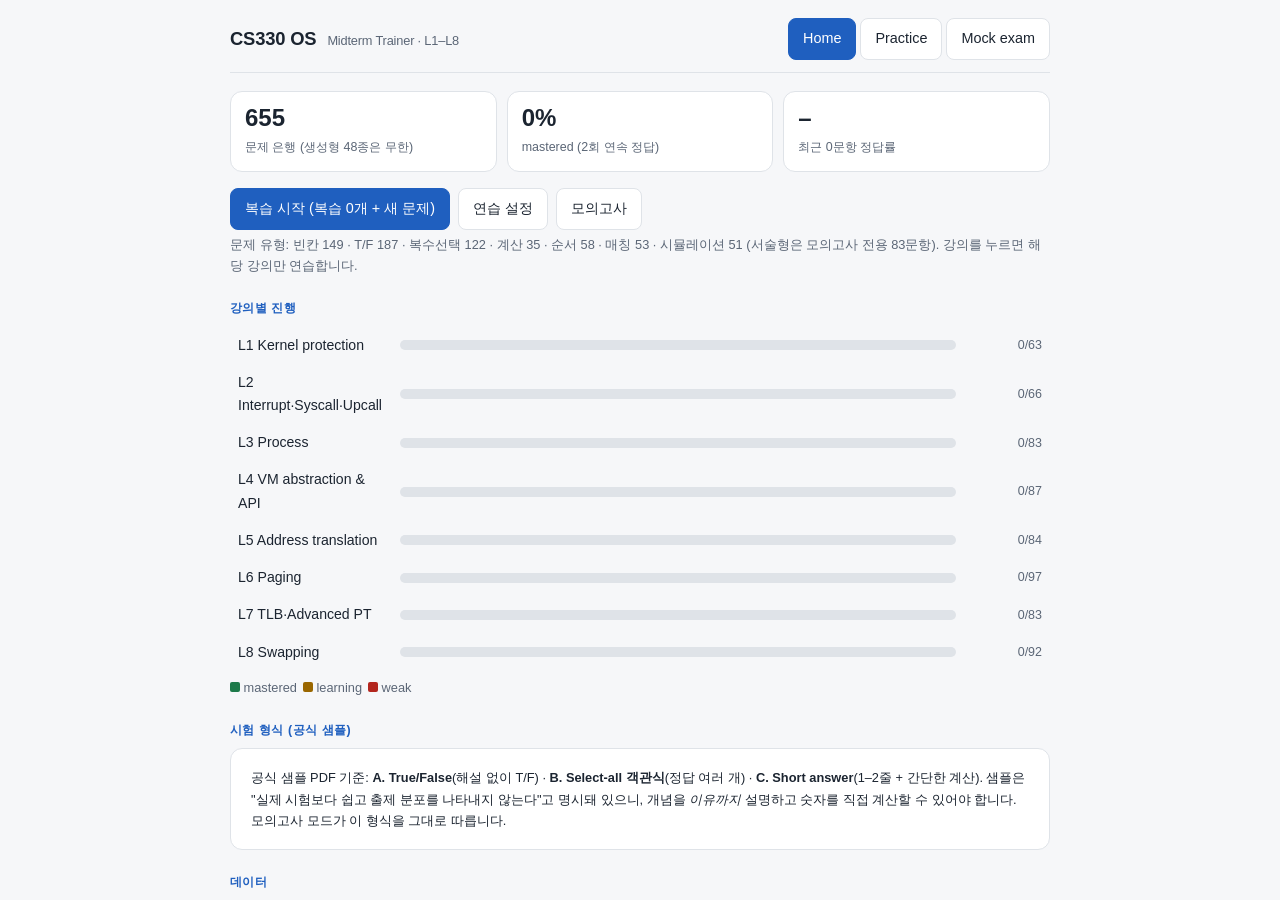
<file: index.html>
<!doctype html>
<html lang="ko">
<head>
<meta charset="utf-8">
<meta name="viewport" content="width=device-width,initial-scale=1">
<title>Exam</title>
<style>
  :root{--bg:#fff;--fg:#1f2328;--mut:#656d76;--bd:#d0d7de;--ac:#0969da}
  @media (prefers-color-scheme:dark){:root{--bg:#0d1117;--fg:#e6edf3;--mut:#8b949e;--bd:#30363d;--ac:#58a6ff}}
  html,body{margin:0;height:100%;background:var(--bg);color:var(--fg);font:16px/1.5 system-ui,sans-serif}
  iframe{display:block;border:0;width:100%;height:100%}
  .box{max-width:560px;margin:0 auto;padding:48px 16px}
  a{color:var(--ac)} li{margin:8px 0} .m{color:var(--mut)}
</style>
</head>
<body>
<div id="v"></div>
<script>
/* Hash router: #/<course>/<exam> loads <course>/<exam>/ (a self-contained quiz) in a full-page iframe. */
var QUIZZES = [
  { path: 'cs30300/midterm', title: 'CS330 OS — Midterm Trainer' }
];
var v = document.getElementById('v');
function route() {
  var h = location.hash.replace(/^#\/?/, '').replace(/\/+$/, '');
  var q = QUIZZES.filter(function (x) { return x.path === h; })[0];
  if (q) {
    document.title = q.title;
    v.innerHTML = '';
    var f = document.createElement('iframe');
    f.src = q.path + '/'; f.title = q.title;
    v.style.height = '100%'; v.appendChild(f);
    return;
  }
  if (!h && QUIZZES.length === 1) { location.replace('#/' + QUIZZES[0].path); return; }
  document.title = 'Exam';
  v.style.height = 'auto';
  v.innerHTML = '<div class="box"><h1>Exam</h1>' + (h ? '<p class="m">Unknown quiz: ' + h.replace(/[<>&"]/g, '') + '</p>' : '') +
    '<ul>' + QUIZZES.map(function (x) { return '<li><a href="#/' + x.path + '">' + x.title + '</a> <span class="m">#/' + x.path + '</span></li>'; }).join('') + '</ul></div>';
}
window.addEventListener('hashchange', route);
route();
</script>
</body>
</html>
</file>
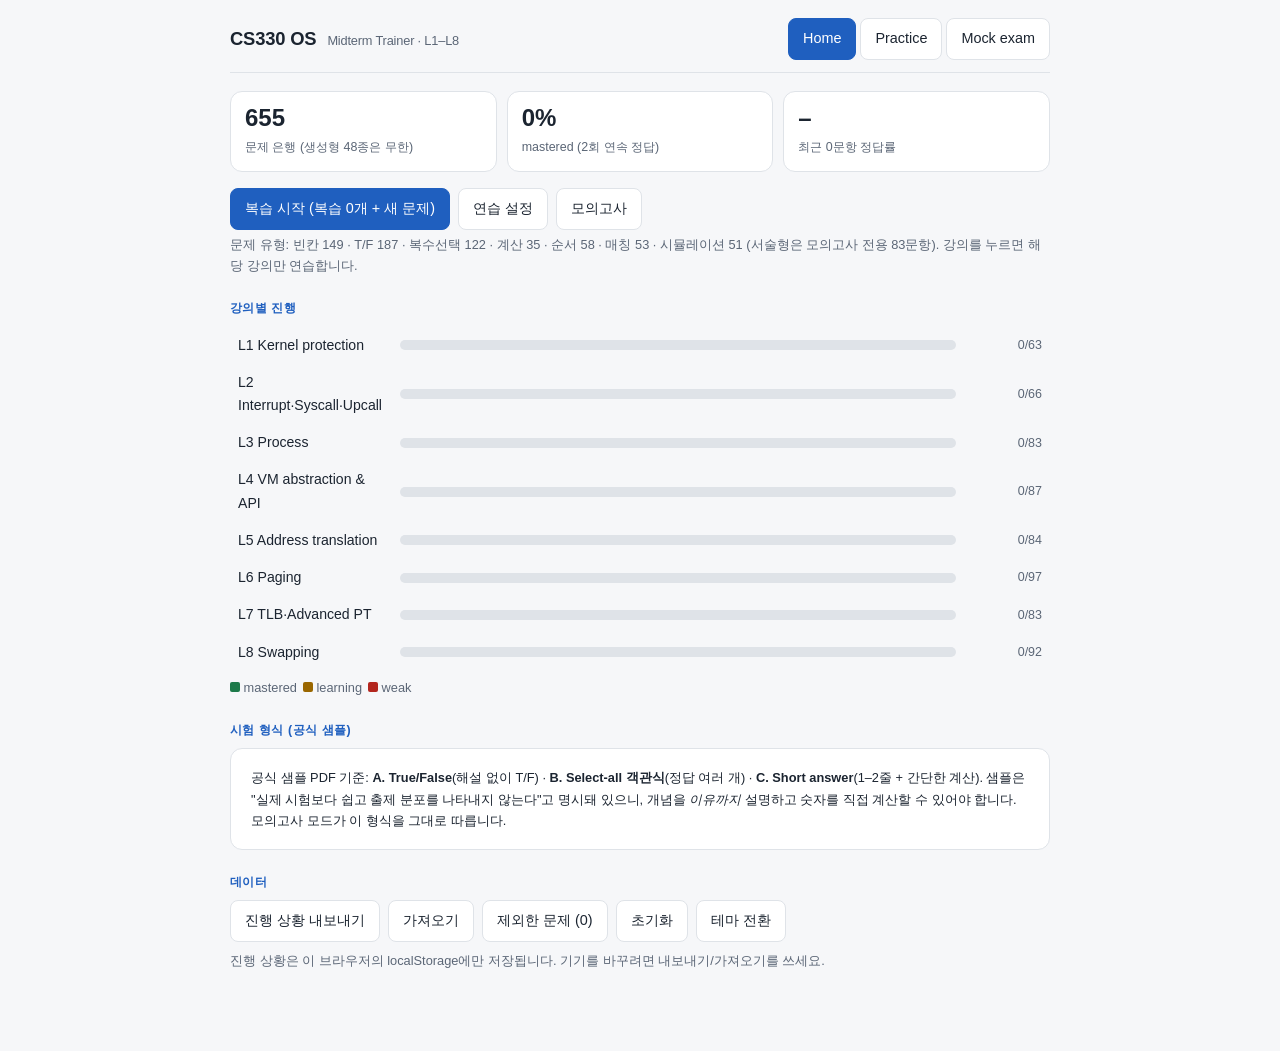
<file: cs30300/midterm/index.html>
<!doctype html>
<html lang="ko">
<head>
<meta charset="utf-8">
<meta name="viewport" content="width=device-width,initial-scale=1">
<title>CS330 OS Midterm Trainer</title>
<meta name="description" content="CS330 운영체제 중간고사 대비 퀴즈: 빈칸 암기, T/F, 복수선택, 계산, 모의고사(서술 포함)">
<link rel="stylesheet" href="assets/style.css">
</head>
<body>
<div class="wrap">
  <header>
    <h1>CS330 OS <small>Midterm Trainer · L1–L8</small></h1>
    <nav>
      <button id="nHome" class="on">Home</button>
      <button id="nPractice">Practice</button>
      <button id="nExam">Mock exam</button>
    </nav>
  </header>
  <main id="app"></main>
</div>
<script src="assets/lib.js"></script>
<script src="assets/generators.js"></script>
<script src="data/lec-01-02.js"></script>
<script src="data/lec-03.js"></script>
<script src="data/lec-04.js"></script>
<script src="data/lec-05.js"></script>
<script src="data/lec-06.js"></script>
<script src="data/lec-07.js"></script>
<script src="data/lec-08.js"></script>
<script src="data/mock-01-02.js"></script>
<script src="data/mock-03.js"></script>
<script src="data/mock-04.js"></script>
<script src="data/mock-05.js"></script>
<script src="data/mock-06.js"></script>
<script src="data/mock-07.js"></script>
<script src="data/mock-08.js"></script>
<script src="data/ext-01-02.js"></script>
<script src="data/ext-03.js"></script>
<script src="data/ext-04.js"></script>
<script src="data/ext-05.js"></script>
<script src="data/ext-06.js"></script>
<script src="data/ext-07.js"></script>
<script src="data/ext-08.js"></script>
<script src="data/official.js"></script>
<script src="assets/app.js"></script>
</body>
</html>
</file>
<file: cs30300/midterm/assets/style.css>
:root{
  --bg:#f6f7f9;--card:#fff;--line:#dfe3e8;--ink:#1b2430;--dim:#5b6676;--accent:#1f5fbf;--accent-ink:#fff;
  --ok:#1d7a4a;--ok-bg:#e6f4ec;--bad:#b3261e;--bad-bg:#fbe9e7;--warn:#9a6700;--warn-bg:#fff4d6;
  --code:#eef1f5;--mono:ui-monospace,SFMono-Regular,Menlo,Consolas,monospace;
}
@media (prefers-color-scheme:dark){:root:not([data-theme="light"]){
  --bg:#12161c;--card:#1a2029;--line:#2c3542;--ink:#e6ebf2;--dim:#9aa6b7;--accent:#6aa5ff;--accent-ink:#0b1424;
  --ok:#5fcf8f;--ok-bg:#16301f;--bad:#ff8a80;--bad-bg:#3a1c1a;--warn:#f2c14e;--warn-bg:#3a2f12;--code:#232b36;}}
:root[data-theme="dark"]{
  --bg:#12161c;--card:#1a2029;--line:#2c3542;--ink:#e6ebf2;--dim:#9aa6b7;--accent:#6aa5ff;--accent-ink:#0b1424;
  --ok:#5fcf8f;--ok-bg:#16301f;--bad:#ff8a80;--bad-bg:#3a1c1a;--warn:#f2c14e;--warn-bg:#3a2f12;--code:#232b36;}
*{box-sizing:border-box}
html{-webkit-text-size-adjust:100%}
body{margin:0;background:var(--bg);color:var(--ink);font:16px/1.65 -apple-system,BlinkMacSystemFont,"Segoe UI","Apple SD Gothic Neo","Noto Sans KR",sans-serif;padding:0 16px 80px}
.wrap{max-width:820px;margin:0 auto}
header{display:flex;flex-wrap:wrap;align-items:center;gap:10px 16px;padding:18px 0 12px;border-bottom:1px solid var(--line);margin-bottom:18px}
h1{font-size:1.15rem;margin:0;letter-spacing:-.01em}
h1 small{font-weight:400;color:var(--dim);font-size:.8rem;margin-left:6px}
h2{font-size:1rem;margin:26px 0 10px}
nav{display:flex;gap:4px;margin-left:auto}
button,.btn{font:inherit;font-size:.9rem;background:var(--card);color:var(--ink);border:1px solid var(--line);border-radius:8px;padding:8px 14px;cursor:pointer;min-height:38px}
button:hover{border-color:var(--accent)}
button:focus-visible{outline:2px solid var(--accent);outline-offset:1px}
input:focus,textarea:focus{outline:none}
input.line:focus,textarea:focus{border-color:var(--accent)}
button.primary{background:var(--accent);color:var(--accent-ink);border-color:var(--accent)}
button.on{background:var(--accent);color:var(--accent-ink);border-color:var(--accent)}
button.chip{border-radius:999px;padding:4px 12px;font-size:.82rem;min-height:32px}
button:disabled{opacity:.45;cursor:default}
.opt:disabled,.tfb:disabled{opacity:1;cursor:default;color:var(--ink)}
.row{display:flex;flex-wrap:wrap;gap:6px;align-items:center;margin:6px 0}
.lbl{font-size:.78rem;color:var(--dim);width:64px;flex-shrink:0}
.card{background:var(--card);border:1px solid var(--line);border-radius:12px;padding:18px 20px;margin-bottom:14px}
.meta{display:flex;flex-wrap:wrap;gap:6px;font-size:.75rem;color:var(--dim);margin-bottom:10px;align-items:center}
.pill{border:1px solid var(--line);border-radius:999px;padding:0 9px;line-height:1.7}
.pill.weak{color:var(--bad);border-color:var(--bad)}.pill.mastered{color:var(--ok);border-color:var(--ok)}.pill.learning{color:var(--warn);border-color:var(--warn)}
.pill.lab{color:var(--accent);border-color:var(--accent)}
.q{font-size:1.04rem;margin:2px 0 14px}
.q code,.fb code,td code{font-family:var(--mono);background:var(--code);padding:1px 5px;border-radius:4px;font-size:.88em}
pre{font-family:var(--mono);font-size:.84rem;line-height:1.5;background:var(--code);border-radius:8px;padding:10px 12px;overflow-x:auto;margin:8px 0;white-space:pre}
pre code{background:none;padding:0}
.steps{margin:10px 0;padding:8px 14px;border-left:3px solid var(--accent);background:var(--code);border-radius:0 8px 8px 0;line-height:1.7;font-size:.95rem;overflow-wrap:anywhere}
.steps>div+div{margin-top:4px}
.cloze{line-height:2.3;font-size:1.04rem}
input.blank{font-family:var(--mono);font-size:.92rem;color:var(--ink);background:var(--code);border:none;border-bottom:2px solid var(--line);border-radius:4px 4px 0 0;padding:2px 8px;margin:0 2px;text-align:center;max-width:100%}
input.blank:focus{border-bottom-color:var(--accent)}
input.blank.ok{border-bottom-color:var(--ok);color:var(--ok)}input.blank.bad{border-bottom-color:var(--bad);color:var(--bad)}
input.line,textarea{font:inherit;width:100%;background:var(--code);color:var(--ink);border:1px solid var(--line);border-radius:8px;padding:9px 12px}
input.line{font-family:var(--mono);max-width:360px}
textarea{min-height:110px;resize:vertical}
.opts{display:grid;gap:8px;margin:6px 0 4px}
.opt{display:flex;gap:10px;align-items:flex-start;text-align:left;width:100%;padding:10px 14px;line-height:1.5}
.opt .k{font-family:var(--mono);color:var(--dim);flex-shrink:0;width:1.2em}
.opt.sel{border-color:var(--accent);background:color-mix(in srgb,var(--accent) 10%,var(--card))}
.opt.right{background:var(--ok-bg);border-color:var(--ok)}
.opt.wrong{background:var(--bad-bg);border-color:var(--bad)}
.opt.miss{border-style:dashed;border-color:var(--ok)}
.tf{display:grid;grid-template-columns:1fr 1fr;gap:10px}
.tf button{font-size:1.05rem;padding:14px}
.ctl{display:flex;flex-wrap:wrap;gap:8px;margin-top:12px}
.fb{margin-top:14px;padding:12px 14px;border-radius:8px;border:1px solid var(--line);font-size:.93rem;line-height:1.65}
.fb.ok{background:var(--ok-bg);border-color:var(--ok)}.fb.bad{background:var(--bad-bg);border-color:var(--bad)}.fb.part{background:var(--warn-bg);border-color:var(--warn)}
.fb .h{font-weight:700;margin-bottom:4px}
.fb.ok .h{color:var(--ok)}.fb.bad .h{color:var(--bad)}.fb.part .h{color:var(--warn)}
.fb .ref{font-size:.76rem;color:var(--dim);margin-top:6px}
.keys{margin:8px 0 0;padding:0;list-style:none}
.keys li{display:flex;gap:8px;align-items:flex-start;margin:4px 0}
.keys input{margin-top:6px;width:18px;height:18px;flex-shrink:0}
.model{background:var(--card);border:1px solid var(--line);border-radius:8px;padding:10px 12px;margin-top:8px;white-space:normal}
.bar{display:flex;height:10px;border-radius:5px;overflow:hidden;background:var(--line)}
.bar i{display:block;height:100%}.bar .m{background:var(--ok)}.bar .l{background:var(--warn)}.bar .w{background:var(--bad)}
.prog{height:6px;background:var(--line);border-radius:3px;overflow:hidden;margin:6px 0 16px}
.prog>div{height:100%;background:var(--accent);transition:width .25s}
.stat{display:flex;justify-content:space-between;font-size:.82rem;color:var(--dim)}
.lrow{display:grid;grid-template-columns:150px 1fr 74px;gap:12px;align-items:center;padding:7px 8px;border-radius:8px;font-size:.88rem;cursor:pointer}
.lrow:hover{background:var(--card)}
.lrow .n{color:var(--dim);font-size:.78rem;text-align:right}
.grid3{display:grid;grid-template-columns:repeat(3,1fr);gap:10px}
.kpi{background:var(--card);border:1px solid var(--line);border-radius:12px;padding:12px 14px}
.kpi b{display:block;font-size:1.5rem;line-height:1.2}.kpi span{font-size:.78rem;color:var(--dim)}
.small{font-size:.8rem;color:var(--dim)}
.sec{font-size:.78rem;font-weight:700;letter-spacing:.04em;color:var(--accent);margin:22px 0 8px;text-transform:uppercase}
.eq{border-top:1px solid var(--line);margin:16px 0 0;padding-top:14px}
.timer{position:sticky;top:0;z-index:5;background:var(--bg);border-bottom:1px solid var(--line);padding:8px 0;margin-bottom:14px;display:flex;justify-content:space-between;align-items:center;font-variant-numeric:tabular-nums}
.score{font-size:2rem;font-weight:700}
.qn{font-weight:700;color:var(--accent);margin-right:6px}
table{border-collapse:collapse;font-size:.88rem;width:100%}th,td{border-bottom:1px solid var(--line);padding:6px 8px;text-align:left}
[hidden]{display:none!important}

/* ORDER */
.ord{margin:8px 0}
.slots{list-style:none;margin:0 0 12px;padding:0;display:grid;gap:6px;counter-reset:none}
.slot{display:flex;gap:10px;align-items:center;min-height:44px;border:1px dashed var(--line);border-radius:8px;padding:4px 8px;background:var(--card)}
.slot .no{font-family:var(--mono);color:var(--dim);width:1.6em;flex-shrink:0;text-align:right}
.slot.over{border-color:var(--accent);background:color-mix(in srgb,var(--accent) 8%,var(--card))}
.slot.full{border-style:solid}
.slot.ok{background:var(--ok-bg);border-color:var(--ok)}.slot.bad{background:var(--bad-bg);border-color:var(--bad)}
.pool{display:flex;flex-wrap:wrap;gap:8px;padding:10px;border:1px solid var(--line);border-radius:8px;min-height:44px;background:var(--code)}
.chip2{display:inline-block;background:var(--card);border:1px solid var(--line);border-radius:8px;padding:6px 12px;font-size:.92rem;line-height:1.45;cursor:pointer;user-select:none;-webkit-user-select:none}
.chip2:hover{border-color:var(--accent)}
.chip2.drag{opacity:.4}
.slot .chip2{flex:1;cursor:grab}
.pool:empty::after{content:"(모든 단계를 배치함)";color:var(--dim);font-size:.82rem}
ol.sol,ul.sol{margin:6px 0 8px;padding-left:22px}
.hintbox{margin-top:8px}
/* MATCH */
.match{position:relative;margin:10px 0}
.mcols{display:grid;grid-template-columns:1fr 1fr;gap:0 64px;position:relative}
.mcol{display:grid;gap:8px;align-content:start}
.mi{display:flex;align-items:center;gap:10px;min-height:46px;border:1px solid var(--line);border-radius:8px;padding:6px 10px;background:var(--card);justify-content:space-between;font-size:.92rem;line-height:1.45}
.mi.r{justify-content:flex-start}
.dot{width:18px;height:18px;border-radius:50%;border:2px solid var(--dim);background:var(--card);flex-shrink:0;cursor:pointer;position:relative;z-index:2;touch-action:manipulation}
.dot:hover{border-color:var(--accent)}
.dot.on{background:var(--accent);border-color:var(--accent)}
.dot.sel{border-color:var(--accent);box-shadow:0 0 0 4px color-mix(in srgb,var(--accent) 30%,transparent)}
.mlines{position:absolute;inset:0;width:100%;height:100%;pointer-events:none;z-index:1;overflow:visible}
.ml{stroke:var(--accent);stroke-width:2.5;stroke-linecap:round}
.ml.ok{stroke:var(--ok)}.ml.bad{stroke:var(--bad)}.ml.miss{stroke:var(--ok);stroke-dasharray:6 5;opacity:.8}
.mh{stroke:transparent;stroke-width:14;pointer-events:stroke;cursor:pointer}
/* SIM */
.tblwrap{overflow-x:auto;margin:8px 0}
.simtbl th{background:var(--code);font-weight:600;white-space:nowrap}
.simtbl td{font-family:var(--mono);font-size:.84rem}
.simtext{margin:6px 0}
.simfs{display:grid;gap:8px;margin:12px 0 4px}
.simf{display:flex;flex-wrap:wrap;align-items:center;gap:6px 10px}
.simf label{flex:1 1 220px;font-size:.93rem}
.simf input.line{flex:0 1 180px;width:180px}
.mk2{font-size:.82rem;font-weight:700;min-width:1em}.mk2.ok{color:var(--ok)}.mk2.bad{color:var(--bad)}
@media (max-width:560px){body{padding:0 12px 60px}.lrow{grid-template-columns:1fr 70px}.lrow .bar{grid-column:1/-1;order:3}.grid3{grid-template-columns:1fr 1fr}.lbl{width:100%}.card{padding:14px}.mcols{gap:0 36px}.simf input.line{width:100%;flex-basis:100%;max-width:none}}
</file>
